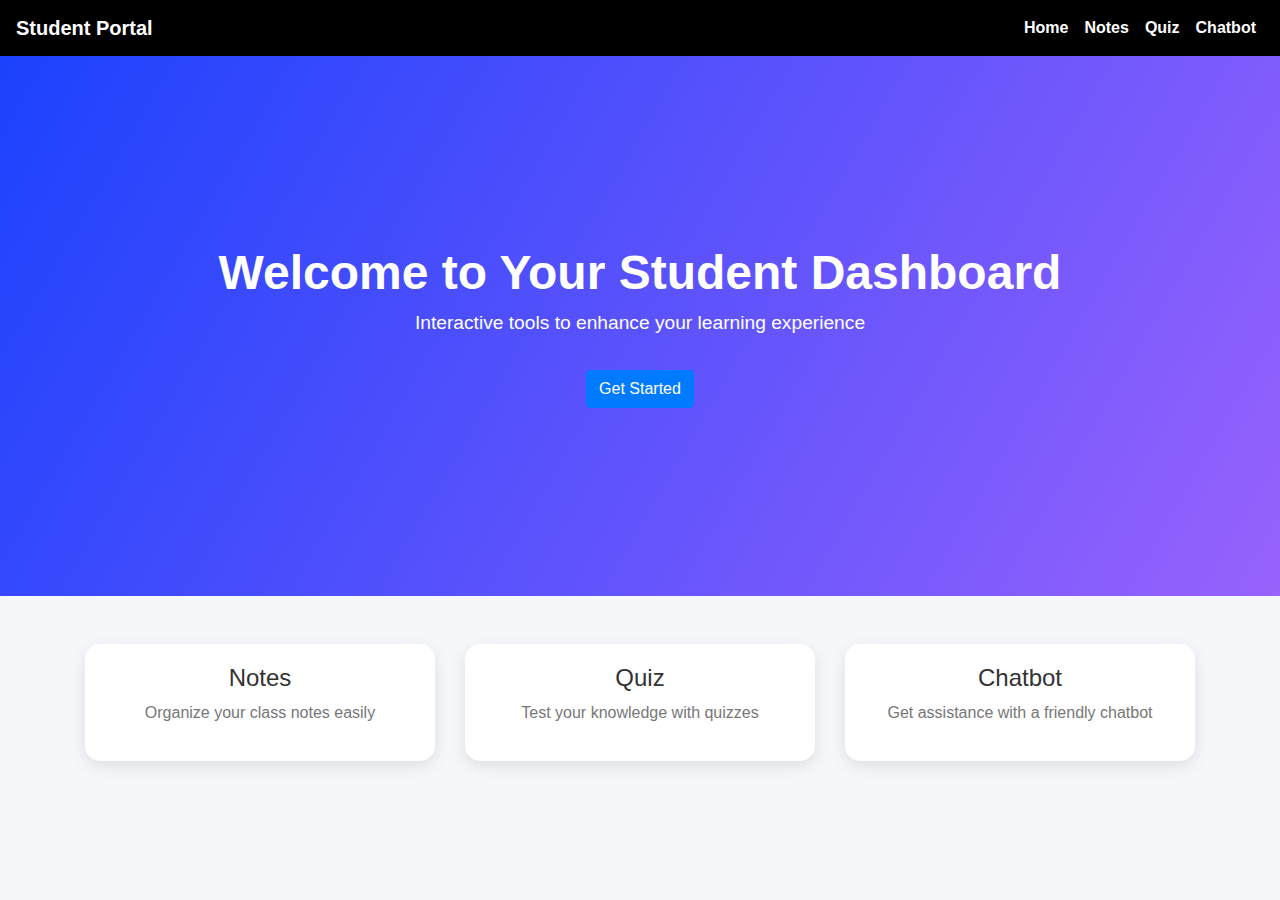
<file: PS1625/index.html>
<!DOCTYPE html>
<html lang="en">
<head>
    <meta charset="UTF-8">
    <meta name="viewport" content="width=device-width, initial-scale=1.0">
    <title>Modern Student Interface</title>
    <link rel="stylesheet" href="https://stackpath.bootstrapcdn.com/bootstrap/4.5.2/css/bootstrap.min.css">
    <link rel="stylesheet" href="styles.css">
</head>
<body>

    <!-- Navigation Bar -->
    <nav class="navbar navbar-expand-lg navbar-dark">
        <a class="navbar-brand" href="#">Student Portal</a>
        <button class="navbar-toggler" type="button" data-toggle="collapse" data-target="#navbarNav" aria-controls="navbarNav" aria-expanded="false" aria-label="Toggle navigation">
            <span class="navbar-toggler-icon"></span>
        </button>
        <div class="collapse navbar-collapse" id="navbarNav">
            <ul class="navbar-nav ml-auto">
                <li class="nav-item active">
                    <a class="nav-link" href="#">Home</a>
                </li>
                <li class="nav-item">
                    <a class="nav-link" href="#">Notes</a>
                </li>
                <li class="nav-item">
                    <a class="nav-link" href="#">Quiz</a>
                </li>
                <li class="nav-item">
                    <a class="nav-link" href="#">Chatbot</a>
                </li>
            </ul>
        </div>
    </nav>

    <!-- Hero Section with Gradient -->
    <header class="hero-section">
        <div class="container text-center text-white">
            <h1>Welcome to Your Student Dashboard</h1>
            <p>Interactive tools to enhance your learning experience</p>
            <button class="btn btn-primary mt-3">Get Started</button>
        </div>
    </header>

    <!-- Sections for Notes, Quiz, Chatbot -->
    <section class="features mt-5">
        <div class="container">
            <div class="row">
                <div class="col-md-4 text-center">
                    <div class="feature-card">
                        <h3>Notes</h3>
                        <p>Organize your class notes easily</p>
                    </div>
                </div>
                <div class="col-md-4 text-center">
                    <div class="feature-card">
                        <h3>Quiz</h3>
                        <p>Test your knowledge with quizzes</p>
                    </div>
                </div>
                <div class="col-md-4 text-center"><a href="pages/chatbot/chatbot.html">
                    <div class="feature-card">
                        <h3>Chatbot</h3>
                        <p>Get assistance with a friendly chatbot</p>
                    </a>
                    </div>
                </div>
            </div>
        </div>
    </section>

    <script src="https://code.jquery.com/jquery-3.5.1.slim.min.js"></script>
    <script src="https://cdn.jsdelivr.net/npm/bootstrap@4.5.2/dist/js/bootstrap.bundle.min.js"></script>
</body>
</html>
</file>
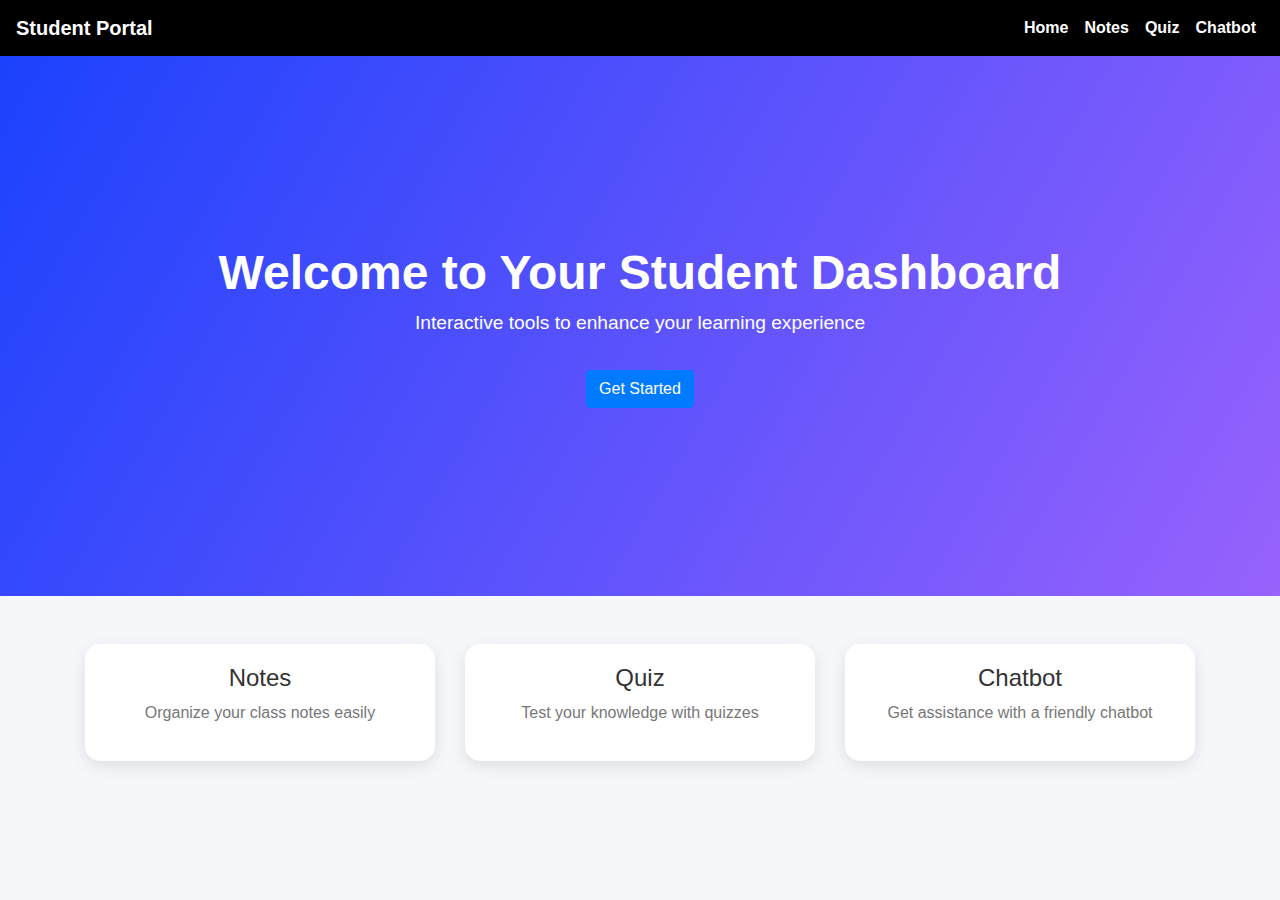
<file: site/index.html>
<!DOCTYPE html>
<html lang="en">
<head>
    <meta charset="UTF-8">
    <meta name="viewport" content="width=device-width, initial-scale=1.0">
    <title>Modern Student Interface</title>
    <link rel="stylesheet" href="https://stackpath.bootstrapcdn.com/bootstrap/4.5.2/css/bootstrap.min.css">
    <link rel="stylesheet" href="styles.css">
</head>
<body>

    <!-- Navigation Bar -->
    <nav class="navbar navbar-expand-lg navbar-dark">
        <a class="navbar-brand" href="#">Student Portal</a>
        <button class="navbar-toggler" type="button" data-toggle="collapse" data-target="#navbarNav" aria-controls="navbarNav" aria-expanded="false" aria-label="Toggle navigation">
            <span class="navbar-toggler-icon"></span>
        </button>
        <div class="collapse navbar-collapse" id="navbarNav">
            <ul class="navbar-nav ml-auto">
                <li class="nav-item active">
                    <a class="nav-link" href="#">Home</a>
                </li>
                <li class="nav-item">
                    <a class="nav-link" href="#">Notes</a>
                </li>
                <li class="nav-item">
                    <a class="nav-link" href="#">Quiz</a>
                </li>
                <li class="nav-item">
                    <a class="nav-link" href="#">Chatbot</a>
                </li>
            </ul>
        </div>
    </nav>

    <!-- Hero Section with Gradient -->
    <header class="hero-section">
        <div class="container text-center text-white">
            <h1>Welcome to Your Student Dashboard</h1>
            <p>Interactive tools to enhance your learning experience</p>
            <button class="btn btn-primary mt-3">Get Started</button>
        </div>
    </header>

    <!-- Sections for Notes, Quiz, Chatbot -->
    <section class="features mt-5">
        <div class="container">
            <div class="row">
                <div class="col-md-4 text-center">
                    <div class="feature-card">
                        <h3>Notes</h3>
                        <p>Organize your class notes easily</p>
                    </div>
                </div>
                <div class="col-md-4 text-center">
                    <div class="feature-card">
                        <h3>Quiz</h3>
                        <p>Test your knowledge with quizzes</p>
                    </div>
                </div>
                <div class="col-md-4 text-center">
                    <div class="feature-card">
                        <h3>Chatbot</h3>
                        <p>Get assistance with a friendly chatbot</p>
                    </div>
                </div>
            </div>
        </div>
    </section>

    <script src="https://code.jquery.com/jquery-3.5.1.slim.min.js"></script>
    <script src="https://cdn.jsdelivr.net/npm/bootstrap@4.5.2/dist/js/bootstrap.bundle.min.js"></script>
</body>
</html>
</file>
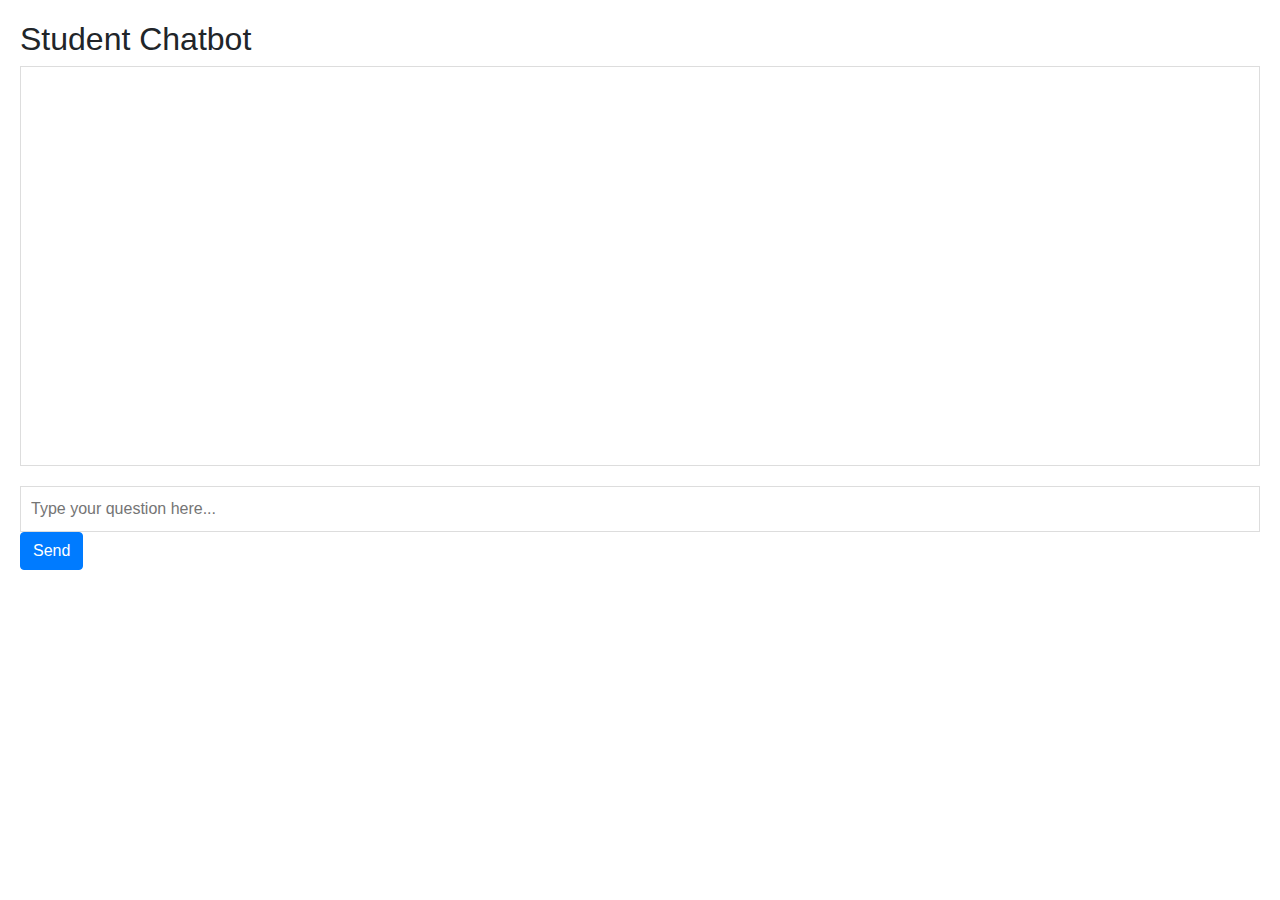
<file: chatbot/chatbot.html>
<!DOCTYPE html>
<html lang="en">
<head>
    <meta charset="UTF-8">
    <meta name="viewport" content="width=device-width, initial-scale=1.0">
    <link rel="stylesheet" href="styles.css">
    <link rel="stylesheet" href="https://stackpath.bootstrapcdn.com/bootstrap/4.5.2/css/bootstrap.min.css">
    <title>Student Chatbot</title>
</head>
<body>
    <h2>Student Chatbot</h2>
    <div class="chat-box" id="chat-box">
        <!-- Chat messages will appear here -->
    </div>
    <input type="text" id="user-input" class="input-box" placeholder="Type your question here...">
    <button class="btn btn-primary" id="send-button">Send</button>
    <script src="script.js"></script>
    <script src="https://code.jquery.com/jquery-3.5.1.slim.min.js"></script>
    <script src="https://cdn.jsdelivr.net/npm/bootstrap@4.5.2/dist/js/bootstrap.bundle.min.js"></script>
</body>
</html>
</file>
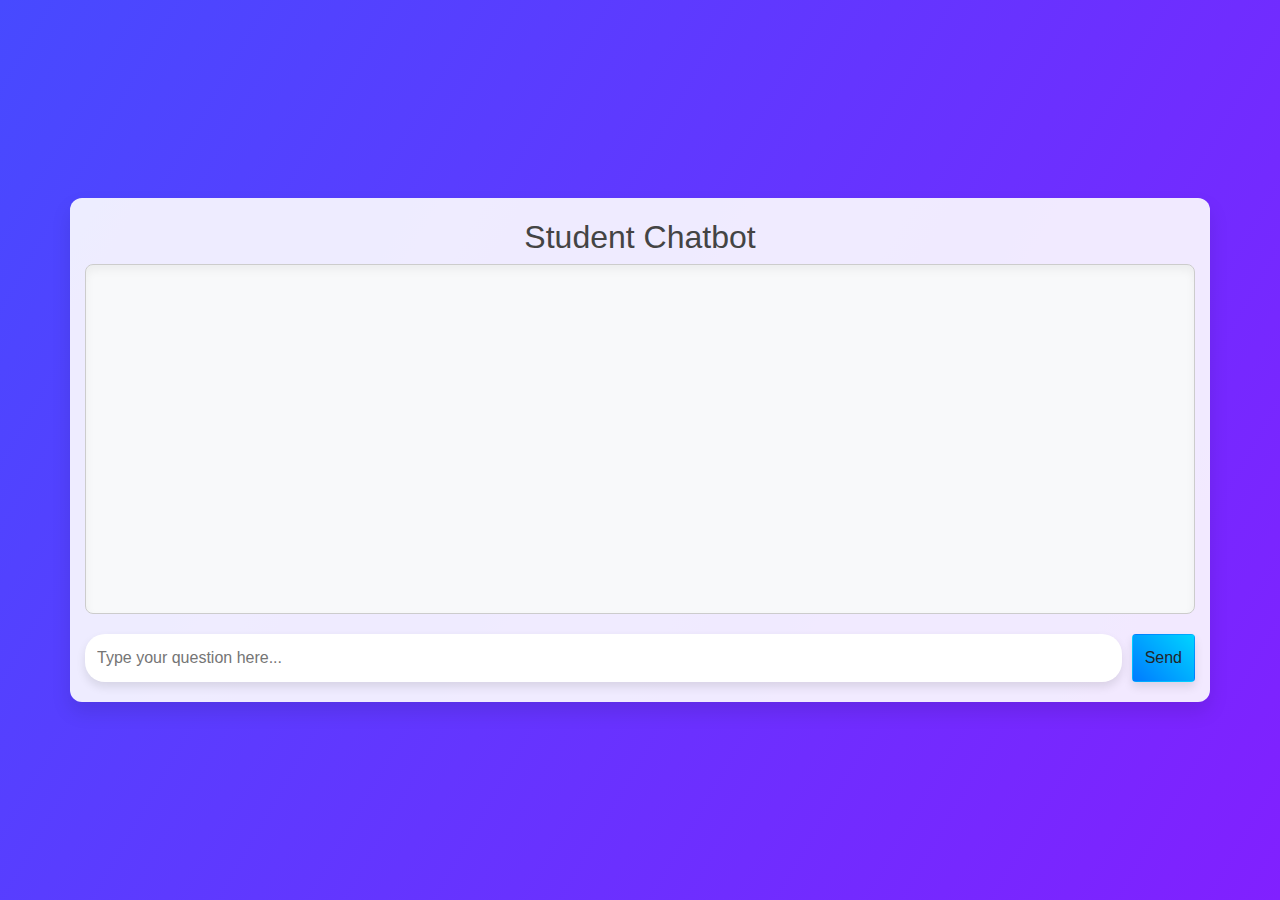
<file: PS1625/pages/chatbot/chatbot.html>
<!DOCTYPE html>
<html lang="en">
<head>
    <meta charset="UTF-8">
    <meta name="viewport" content="width=device-width, initial-scale=1.0">
    <link rel="stylesheet" href="styles.css">
    <link rel="stylesheet" href="https://stackpath.bootstrapcdn.com/bootstrap/4.5.2/css/bootstrap.min.css">
    <title>Student Chatbot</title>
</head>
<body>
    <div class="container">
        <h2 class="text-center">Student Chatbot</h2>
        <div class="chat-box" id="chat-box">
            <!-- Chat messages will appear here -->
        </div>
        <div class="input-area">
            <input type="text" id="user-input" class="input-box" placeholder="Type your question here...">
            <button class="btn btn-send" id="send-button">Send</button>
        </div>
    </div>
    <script src="script.js"></script>
    <script src="https://code.jquery.com/jquery-3.5.1.slim.min.js"></script>
    <script src="https://cdn.jsdelivr.net/npm/bootstrap@4.5.2/dist/js/bootstrap.bundle.min.js"></script>
</body>
</html>
</file>
<file: PS1625/styles.css>
/* General Styling */
body {
    font-family: 'Montserrat','Arial', sans-serif;
    font-weight: 500;
    margin: 0;
    padding: 0;
    background: #f5f7fa;
}

/* Navbar */
.navbar {
    background-color: black;
    font-weight: 700;
}

.navbar-brand, .nav-link {
    color: #fff !important;
}

.navbar-nav .nav-item:hover {
    background-color: rgba(255, 255, 255, 0.1);
    border-radius: 10px;
}

/* Hero Section */
.hero-section {
    height: 60vh;
    background: linear-gradient(120deg, #1c42fd, #9862fc);
    display: flex;
    align-items: center;
    justify-content: center;
}

.hero-section h1 {
    font-size: 3rem;
    font-weight: 700;
}

.hero-section p {
    font-size: 1.2rem;
}

/* Features Section */
.features .feature-card {
    background: #fff;
    border-radius: 15px;
    padding: 20px;
    box-shadow: 0px 5px 15px rgba(0, 0, 0, 0.1);
    transition: transform 0.3s ease, box-shadow 0.3s ease;
}

.features .feature-card:hover {
    transform: translateY(-10px);
    box-shadow: 0px 10px 30px rgba(0, 0, 0, 0.2);
}

.features h3 {
    font-size: 1.5rem;
    color: #333;
}

.features p {
    color: #777;
    font-size: 1rem;
}
</file>
<file: site/styles.css>
/* General Styling */
body {
    font-family: 'Montserrat','Arial', sans-serif;
    font-weight: 500;
    margin: 0;
    padding: 0;
    background: #f5f7fa;
}

/* Navbar */
.navbar {
    background-color: black;
    font-weight: 700;
}

.navbar-brand, .nav-link {
    color: #fff !important;
}

.navbar-nav .nav-item:hover {
    background-color: rgba(255, 255, 255, 0.1);
    border-radius: 10px;
}

/* Hero Section */
.hero-section {
    height: 60vh;
    background: linear-gradient(120deg, #1c42fd, #9862fc);
    display: flex;
    align-items: center;
    justify-content: center;
}

.hero-section h1 {
    font-size: 3rem;
    font-weight: 700;
}

.hero-section p {
    font-size: 1.2rem;
}

/* Features Section */
.features .feature-card {
    background: #fff;
    border-radius: 15px;
    padding: 20px;
    box-shadow: 0px 5px 15px rgba(0, 0, 0, 0.1);
    transition: transform 0.3s ease, box-shadow 0.3s ease;
}

.features .feature-card:hover {
    transform: translateY(-10px);
    box-shadow: 0px 10px 30px rgba(0, 0, 0, 0.2);
}

.features h3 {
    font-size: 1.5rem;
    color: #333;
}

.features p {
    color: #777;
    font-size: 1rem;
}
</file>
<file: chatbot/styles.css>
body {
    font-family: Arial, sans-serif;
    padding: 20px;
}
.chat-box {
    border: 1px solid #ddd;
    padding: 10px;
    height: 400px;
    overflow-y: auto;
    margin-bottom: 20px;
}
.input-box {
    width: 100%;
    padding: 10px;
    border: 1px solid #ddd;
    font-size: 16px;
}
</file>
<file: PS1625/pages/chatbot/styles.css>
body {
    font-family: 'Segoe UI', Tahoma, Geneva, Verdana, sans-serif;
    background: linear-gradient(300deg, #8120ff 0%, #474aff 100%);
    color: #333;
    padding: 20px;
    display: flex;
    justify-content: center;
    align-items: center;
    height: 100vh;
    margin: 0;
}

.container {
    background: rgba(255, 255, 255, 0.9);
    padding: 20px;
    border-radius: 12px;
    box-shadow: 0px 10px 20px rgba(0, 0, 0, 0.1);
    max-width: 600px;
    width: 100%;
}

h2 {
    margin-bottom: 20px;
    color: #444;
}

.chat-box {
    border: 1px solid #ccc;
    padding: 15px;
    height: 350px;
    overflow-y: auto;
    margin-bottom: 20px;
    border-radius: 8px;
    background: #f8f9fa;
    box-shadow: inset 0px 5px 10px rgba(0, 0, 0, 0.05);
}

.input-area {
    display: flex;
}

.input-box {
    width: 100%;
    padding: 12px;
    border: none;
    border-radius: 20px;
    box-shadow: 0px 5px 10px rgba(0, 0, 0, 0.1);
    font-size: 16px;
    transition: box-shadow 0.3s ease;
    margin-right: 10px;
}

.input-box:focus {
    outline: none;
    box-shadow: 0px 5px 15px rgba(0, 0, 0, 0.2);
}

.btn-send {
    background: linear-gradient(45deg, #007bff, #00d4ff);
    border: none;
    color: white;
    padding: 12px 18px;
    border-radius: 20px;
    box-shadow: 0px 5px 10px rgba(0, 0, 0, 0.1);
    transition: background 0.3s ease, box-shadow 0.3s ease;
}

.btn-send:hover {
    background: linear-gradient(45deg, #0056b3, #00a3cc);
    box-shadow: 0px 5px 15px rgba(0, 0, 0, 0.2);
}
</file>
